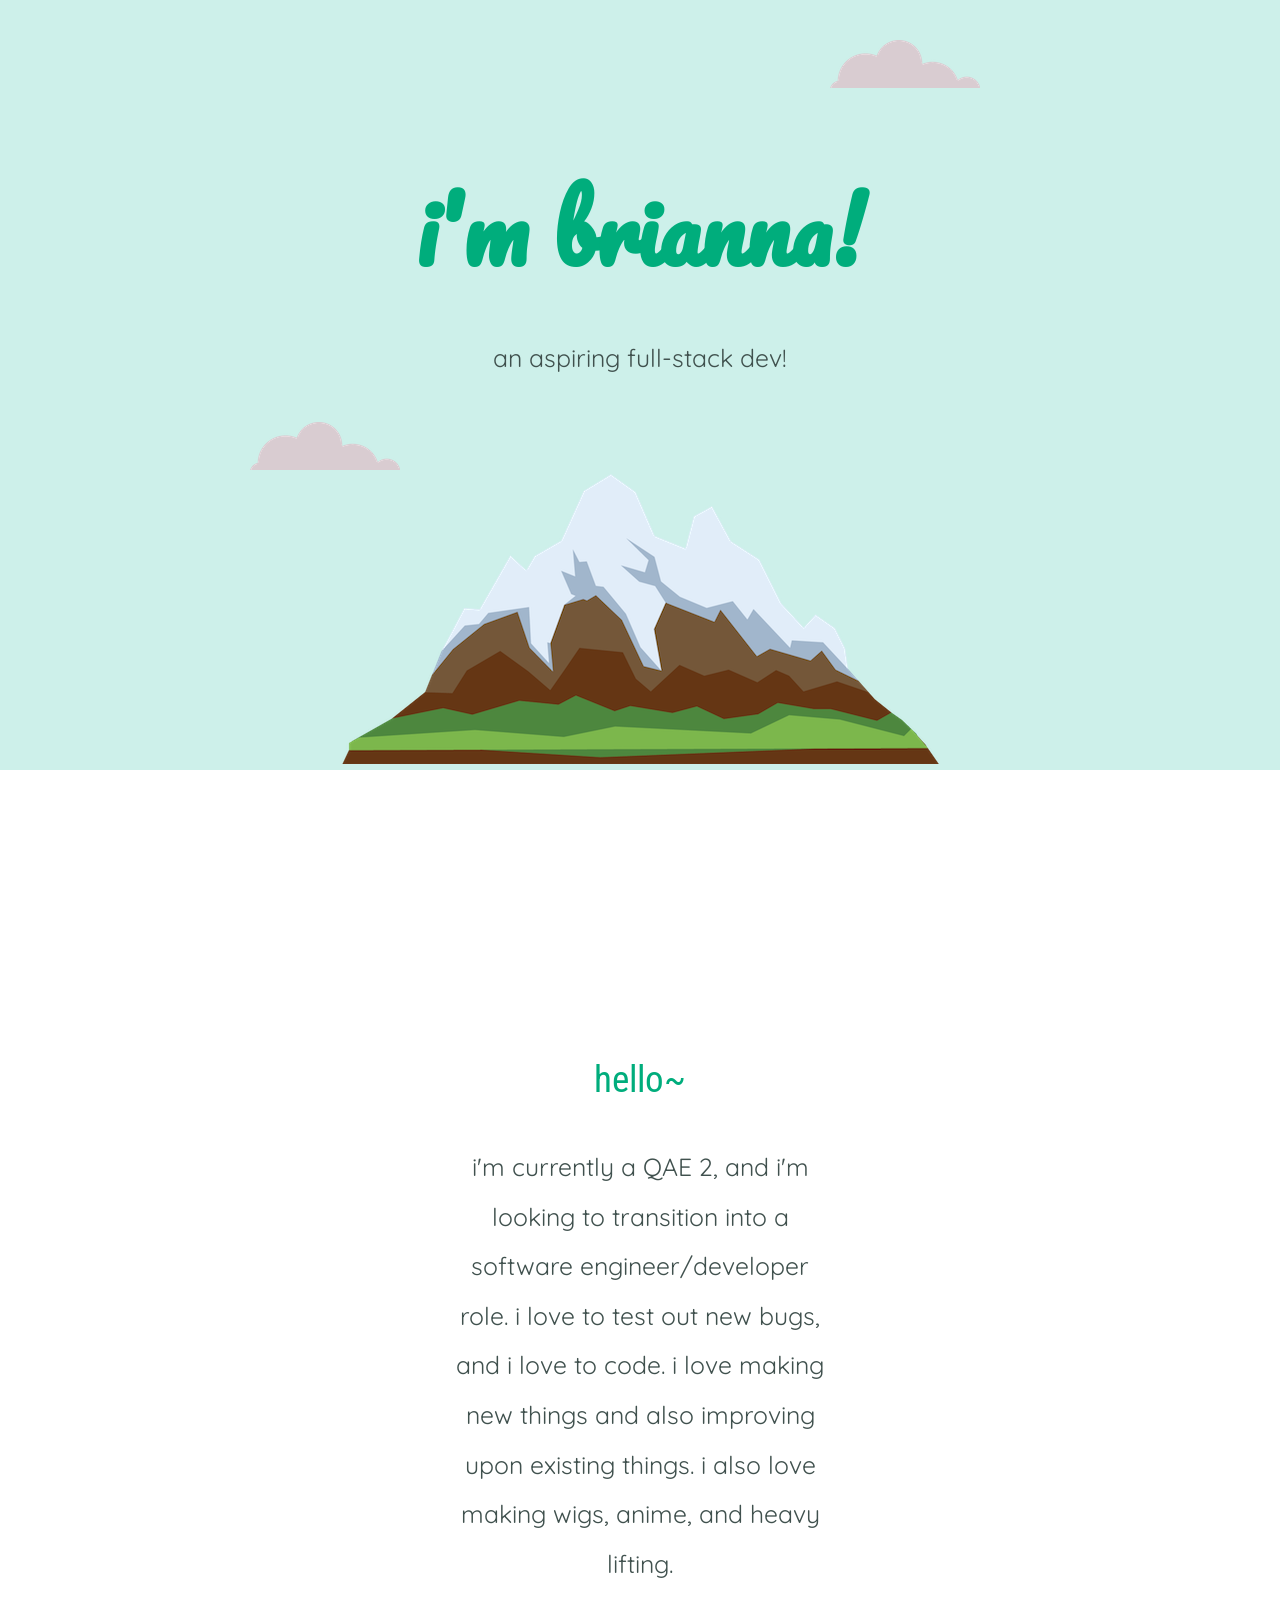
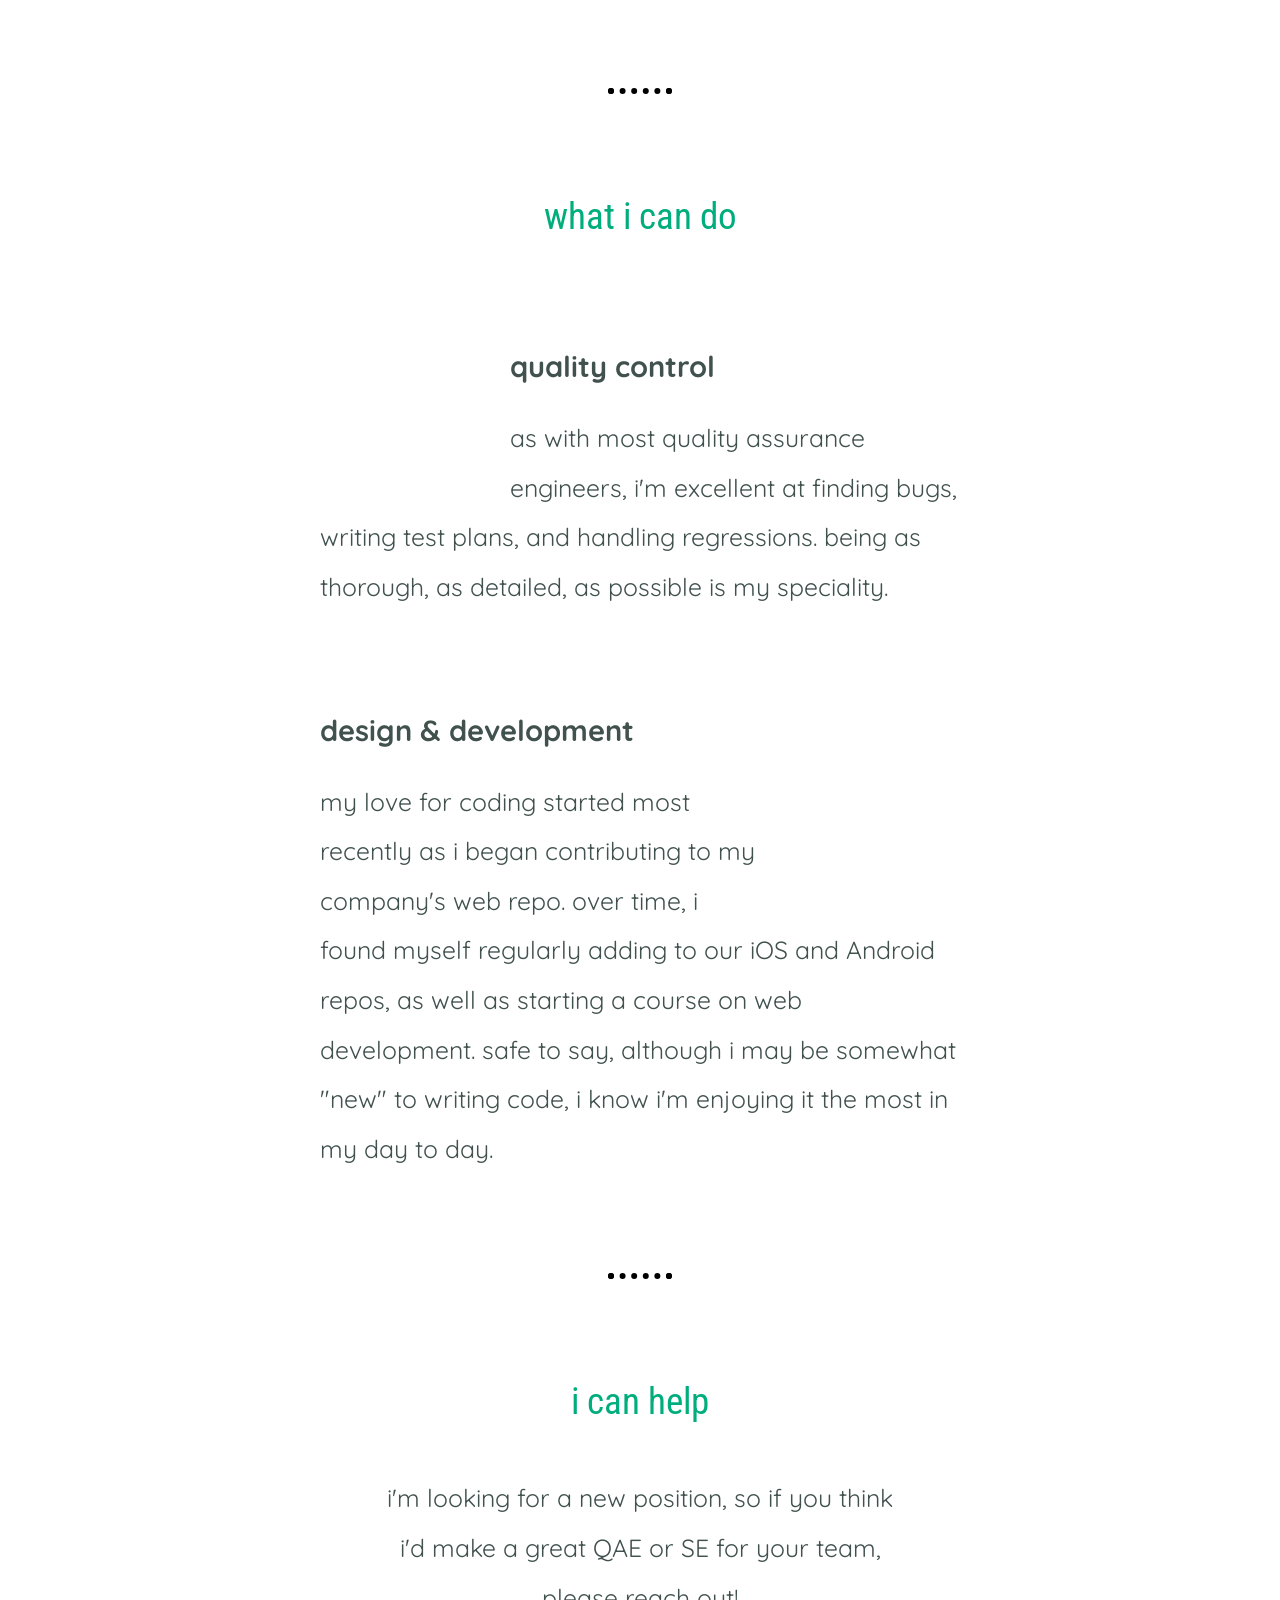
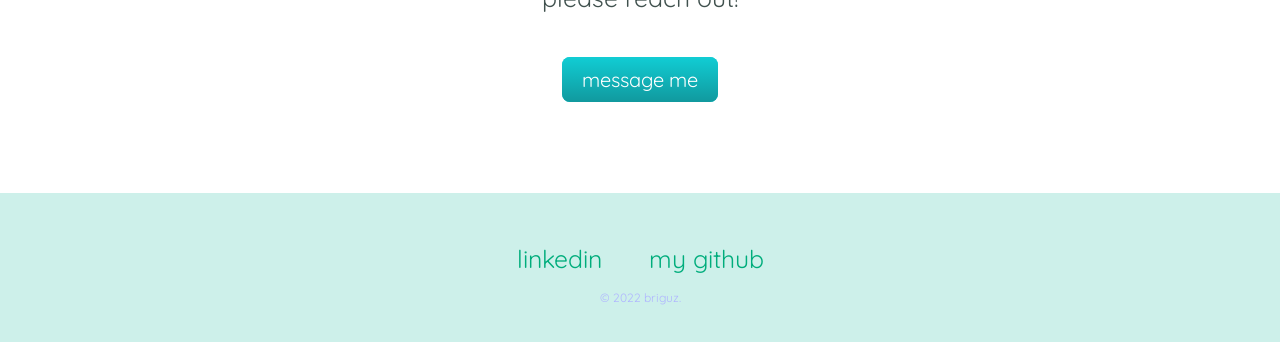
<file: secondAttempt/index.html>
<!DOCTYPE html>
<html lang="en" dir="ltr">

<head>
  <meta charset="utf-8">
  <link rel="stylesheet" href="css/styles.css" />
  <title>brianna guzman - ✨ aspiring developer! ✨</title>
  <link rel="shortcut icon" href="favicon.ico">
  <link rel="preconnect" href="https://fonts.googleapis.com">
  <link rel="preconnect" href="https://fonts.gstatic.com" crossorigin>
  <link href="https://fonts.googleapis.com/css2?family=Pacifico&family=Quicksand&family=Roboto+Condensed:wght@300&display=swap" rel="stylesheet">

</head>

<body>
  <div class="top-container">
    <img class="top-cloud" src="images/cloud.png" alt="cloud-img">
    <h1>i'm brianna!</h1>
    <p>an aspiring full-stack dev!</p>
    <img class="bottom-cloud" src="images/cloud.png" alt="cloud-img">
    <img src="images/mountain.png" alt="mountain-img">
  </div>

  <div class="middle-container">
    <div class="profile">
      <iframe class="tengen" src="https://giphy.com/embed/ncKPpe9NbAGxfl0Vf3" alt="favorite demon slayer character"></iframe>
      <h2>hello~</h2>
      <p class="intro">i'm currently a QAE 2, and i'm looking to transition into a software engineer/developer role.
        i love to test out new bugs, and i love to code. i love making new things and also improving upon existing things.
        i also love making wigs, anime, and heavy lifting.</p>
    </div>
    <hr>
    <div class="skills">
      <h2>what i can do</h2>
      <div class="skill-row">
        <iframe class="curry" src="https://giphy.com/embed/l41Yi2XOcNZ2lvTGw" frameBorder="0" alt="steph curry"></iframe>
        <h3>quality control</h3>
        <p>as with most quality assurance engineers, i'm excellent at finding bugs, writing test plans, and handling regressions.
          being as thorough, as detailed, as possible is my speciality.</p>
      </div>
      <div class="skill-row">
        <iframe class="hyunjin" src="https://giphy.com/embed/wTvRh0vFdjLONMash7" frameBorder="0"></iframe>
        <h3>design & development</h3>
        <p>my love for coding started most recently as i began contributing to my company's web repo. over time, i found myself regularly adding
          to our iOS and Android repos, as well as starting a course on web development. safe to say, although i may be somewhat "new" to writing
          code, i know i'm enjoying it the most in my day to day.
        </p>
      </div>
    </div>
    <hr>
    <div class="contact-me">
      <h2>i can help</h2>
      <p class="contact-message">i'm looking for a new position, so if you think i'd make a great QAE or SE for your team,
        please reach out!</p>
      <a class="btn" href="mailto:briguz4590@gmail.com">message me</a>
    </div>
  </div>


  <div class="bottom-container">
    <a class="footer-link" href="https://www.linkedin.com/in/briguz4590/">linkedin</a>
    <a class="footer-link" href="https://github.com/thegooz45">my github</a>
    <p class="copyright">© 2022 briguz.</p>
  </div>


</body>

</html>
</file>
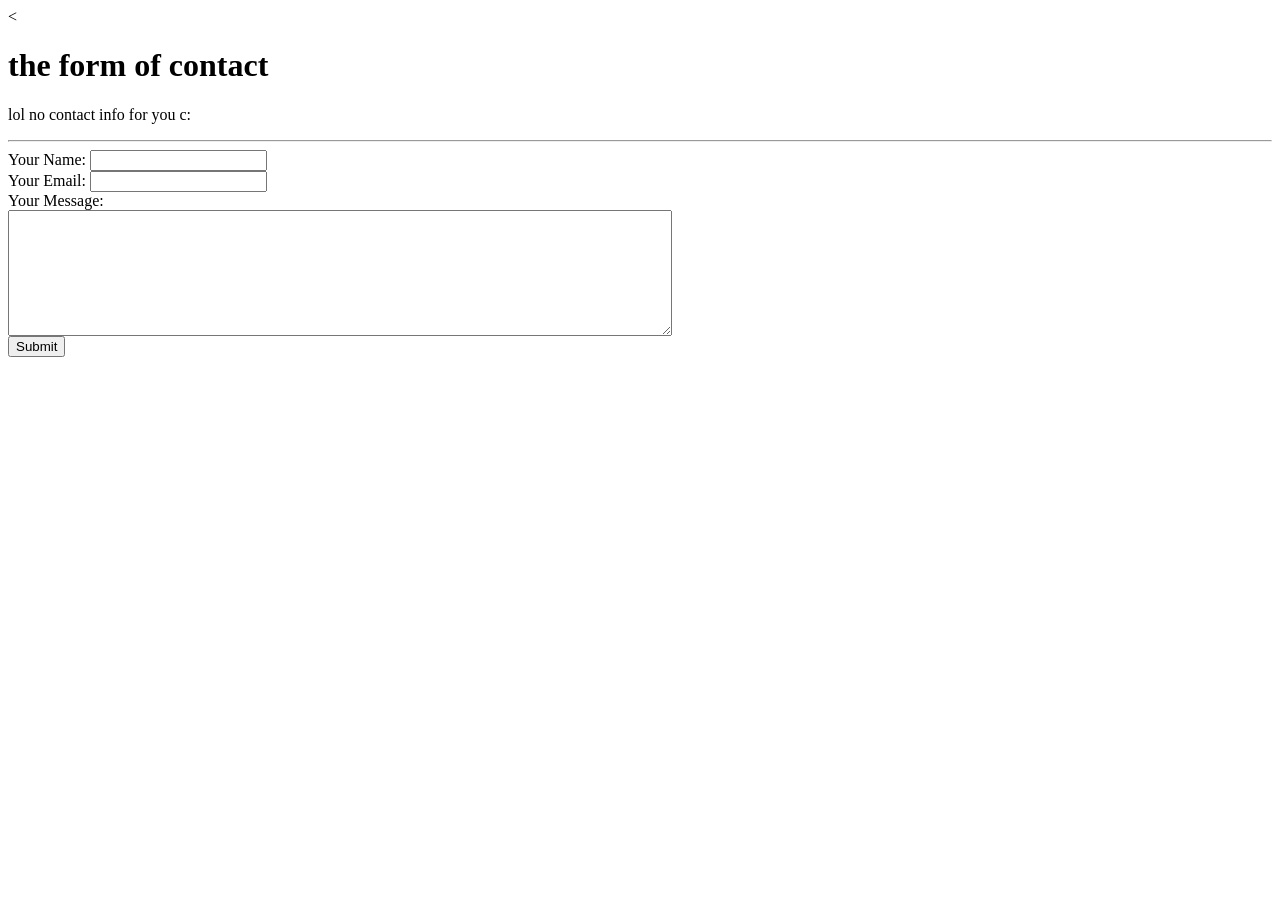
<file: contactMe.html>
<<!DOCTYPE html>
  <html lang="en" dir="ltr">

  <head>
    <meta charset="utf-8">
    <title>call me beep me</title>
  </head>

  <body>
    <h1>the form of contact</h1>
    <p>lol no contact info for you c:</p>
    <hr />
    <form action="mailto:info@blah.com" enctype="text/plain">
      <label>Your Name:</label>
      <input type="text" name="yourName" value="" /><br />
      <label>Your Email:</label>
      <input type="email" name="yourEmail" /><br />
      <label>Your Message:</label><br />
      <textarea name="yourMessage" rows="8" cols="80"></textarea><br />
      <input type="submit" name="" />
    </form>
  </body>

  </html>
</file>
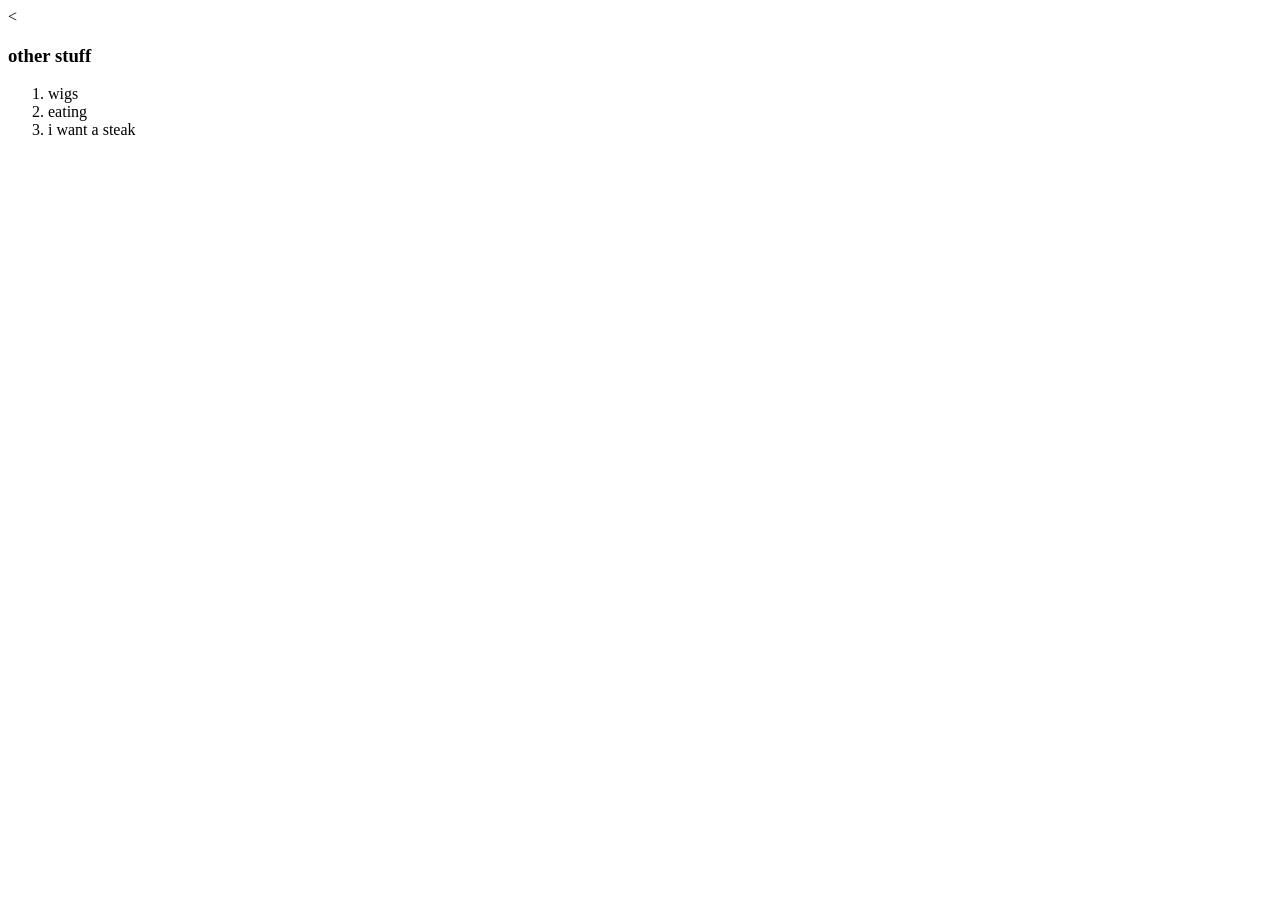
<file: hobbies.html>
<<!DOCTYPE html>
  <html lang="en" dir="ltr">

  <head>
    <meta charset="utf-8">
    <title>what i be doin</title>
  </head>

  <body>
    <h3>other stuff</h3>
    <ol>
      <li>wigs</li>
      <li>eating</li>
      <li>i want a steak</li>
    </ol>
  </body>

  </html>
</file>
<file: secondAttempt/css/styles.css>
/**tag selectors**/

a {
    color: #00AD7C;
    margin: 10px 20px;
    text-decoration: none;
  }
  
  a:hover {
    color: #A66CFF;
  }
  
  body {
    margin: 0;
    text-align: center;
    font-family: 'Quicksand', sans-serif;
    font-size: 1.55em;
  }
  
  div {
    color: #40514E;
  }
  
  h1 {
    margin: 50px auto 0 auto;
    font-family: 'Pacifico', cursive;
    font-size: 5.625rem;
    color: #00AD7C;
  }
  
  h2 {
    font-family: 'Roboto Condensed', sans-serif;
    font-weight: normal;
    color: #00AD7C;
    padding-bottom: 10px;
  }
  
  hr {
    border: dotted black 6px;
    border-bottom: none;
    width: 4%;
    margin: 100px auto;
  }
  
  p {
    line-height: 2;
  }
  
  /****class selectors****/
  
  .intro {
    width: 30%;
    margin: auto;
  }
  
  .contact-message {
    width: 40%;
    margin: 40px auto;
  }
  
  .copyright {
    color: #AFB4FF;
    font-size: 0.75rem;
  }
  
  .bottom-cloud {
    position: absolute;
    left: 250px;
    bottom: 300px
  }
  
  .curry {
    width: 25%;
    float: left;
    margin-right: 30px;
  }
  
  .hyunjin {
    width: 25%;
    float: right;
    margin-top: 30px;
    margin-left: 30px;
  }
  
  .tengen {
    border-radius: 100%;
    border-style: none;
  }
  
  .top-cloud {
    position: absolute;
    right: 300px;
    top: 40px;
  }
  
  .bottom-container {
    background-color: #CDF0EA;
    padding: 50px 0 20px;
  }
  
  .middle-container {
    position: relative;
    margin: 100px auto;
  }
  
  .top-container {
    background-color: #CDF0EA;
    position: relative;
    padding-top: 100px;
  }
  
  .skill-row {
    width: 50%;
    margin: 100px auto;
    text-align: left;
  }
  
  .btn {
    background: #11cdd4;
    background-image: -webkit-linear-gradient(top, #11cdd4, #11999e);
    background-image: -moz-linear-gradient(top, #11cdd4, #11999e);
    background-image: -ms-linear-gradient(top, #11cdd4, #11999e);
    background-image: -o-linear-gradient(top, #11cdd4, #11999e);
    background-image: linear-gradient(to bottom, #11cdd4, #11999e);
    -webkit-border-radius: 8;
    -moz-border-radius: 8;
    border-radius: 8px;
    font-family: 'Quicksand', sans-serif;
    color: #ffffff;
    font-size: 20px;
    padding: 10px 20px 10px 20px;
    text-decoration: none;
  }
  
  .btn:hover {
    background: #30e3cb;
    background-image: -webkit-linear-gradient(top, #30e3cb, #2bc4ad);
    background-image: -moz-linear-gradient(top, #30e3cb, #2bc4ad);
    background-image: -ms-linear-gradient(top, #30e3cb, #2bc4ad);
    background-image: -o-linear-gradient(top, #30e3cb, #2bc4ad);
    background-image: linear-gradient(to bottom, #30e3cb, #2bc4ad);
    text-decoration: none;
  }
</file>
